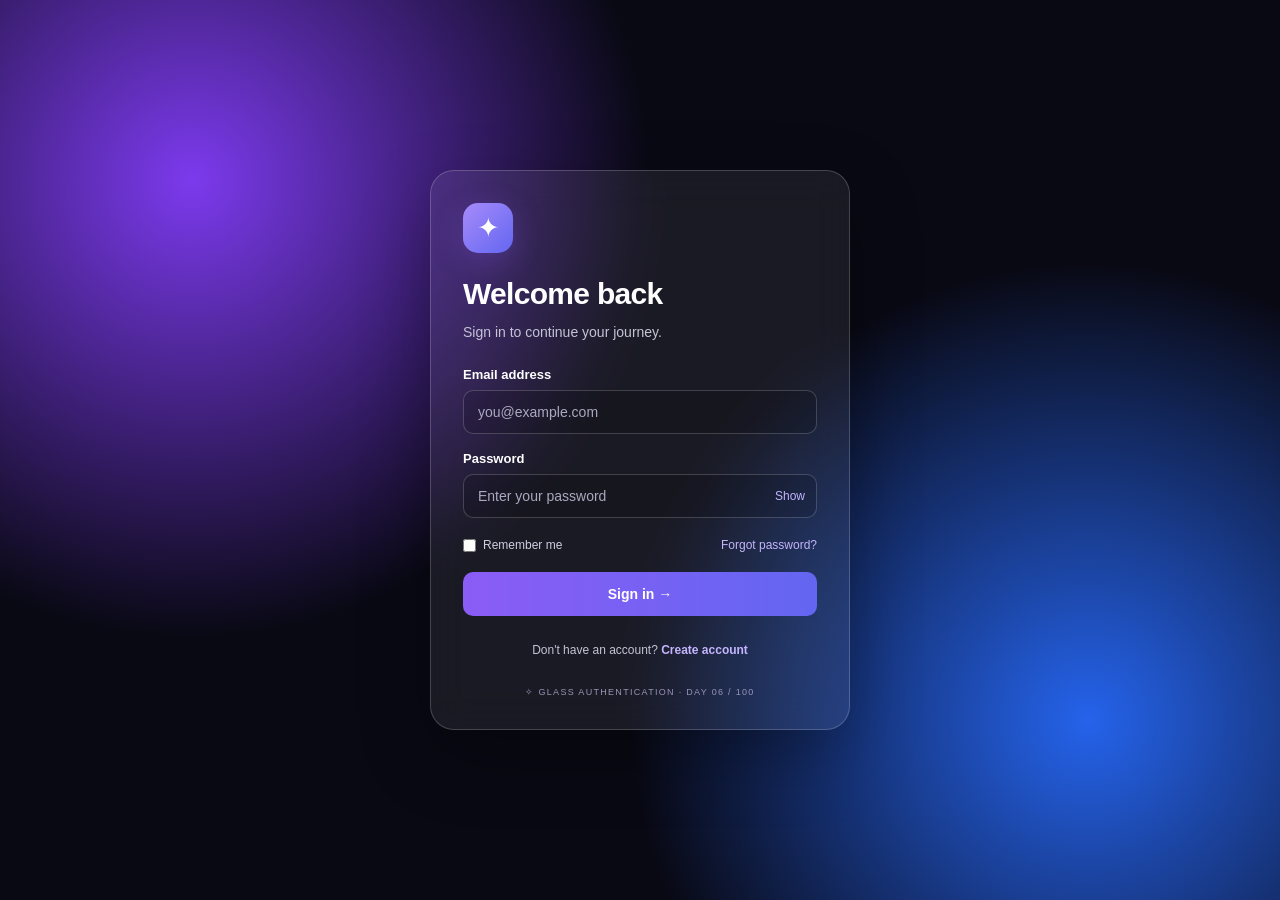
<file: login-projects/Day #6 Login Project/index.html>
<!DOCTYPE html>
<html lang="en">

<head>
    <meta charset="UTF-8">
    <meta name="viewport" content="width=device-width, initial-scale=1.0">
    <meta name="theme-color" content="#090914">
    <title>Day #6 Login Project| Asteral Void Walker</title>
    <link rel="stylesheet" href="style.css">
    <script src="script.js" defer></script>
</head>

<body>
    <main class="auth-card">
        <div class="logo">✦</div>

        <!-- Sign In Screen -->
        <section id="loginScreen" class="auth-screen">
            <h1>Welcome back</h1>
            <p class="subtitle">Sign in to continue your journey.</p>

            <form id="loginForm">
                <label for="loginEmail">Email address</label>
                <input id="loginEmail" type="email" placeholder="you@example.com" autocomplete="email" required>

                <label for="loginPassword">Password</label>
                <div class="password-box">
                    <input id="loginPassword" type="password" placeholder="Enter your password"
                        autocomplete="current-password" required minlength="8">
                    <button type="button" class="toggle-password" data-target="loginPassword">Show</button>
                </div>

                <div class="options">
                    <label class="check">
                        <input type="checkbox" id="rememberMe">
                        Remember me
                    </label>
                    <a href="#forgot" id="forgotLink">Forgot password?</a>
                </div>

                <button class="submit" type="submit">Sign in →</button>
                <p id="loginMessage" class="message" role="status"></p>
            </form>

            <p class="footer">
                Don't have an account?
                <a href="#signup" id="showSignup">Create account</a>
            </p>
        </section>

        <!-- Create Account Screen -->
        <section id="signupScreen" class="auth-screen" hidden>
            <h1>Create account</h1>
            <p class="subtitle">Start your journey with us.</p>

            <form id="signupForm">
                <label for="fullName">Full name</label>
                <input id="fullName" type="text" placeholder="Your full name" autocomplete="name" required minlength="2"
                    maxlength="80">

                <label for="signupEmail">Email address</label>
                <input id="signupEmail" type="email" placeholder="you@example.com" autocomplete="email" required>

                <label for="signupPassword">Create password</label>
                <div class="password-box">
                    <input id="signupPassword" type="password" placeholder="At least 8 characters"
                        autocomplete="new-password" required minlength="8">
                    <button type="button" class="toggle-password" data-target="signupPassword">Show</button>
                </div>

                <div class="strength-track">
                    <div id="strengthBar"></div>
                </div>
                <p id="strengthText" class="strength-text">
                    Password strength: Enter a password
                </p>

                <label for="confirmPassword">Confirm password</label>
                <div class="password-box">
                    <input id="confirmPassword" type="password" placeholder="Repeat your password"
                        autocomplete="new-password" required minlength="8">
                    <button type="button" class="toggle-password" data-target="confirmPassword">Show</button>
                </div>

                <label class="check terms">
                    <input type="checkbox" id="acceptTerms" required>
                    I agree to the demo terms.
                </label>

                <button class="submit" type="submit">Create account →</button>
                <p id="signupMessage" class="message" role="status"></p>
            </form>

            <p class="footer">
                Already have an account?
                <a href="#login" id="showLogin">Sign in</a>
            </p>
        </section>

        <p class="security-note">✧ GLASS AUTHENTICATION · DAY 06 / 100</p>
    </main>
</body>

</html>
</file>
<file: login-projects/Day #6 Login Project/style.css>
* {
    box-sizing: border-box;
    margin: 0;
    padding: 0;
}

[hidden] {
    display: none !important;
}

body {
    min-height: 100vh;
    display: grid;
    place-items: center;
    padding: 24px;
    font-family: Arial, sans-serif;
    color: #fff;

    background:
        radial-gradient(circle at 15% 20%, #7c3aed 0, transparent 35%),
        radial-gradient(circle at 85% 80%, #2563eb 0, transparent 35%),
        #090914;
}

.auth-card {
    width: min(100%, 420px);
    max-height: calc(100vh - 48px);
    overflow-y: auto;
    padding: 32px;
    border: 1px solid #ffffff30;
    border-radius: 24px;
    background: #ffffff12;
    backdrop-filter: blur(20px);
    -webkit-backdrop-filter: blur(20px);
    box-shadow: 0 25px 70px #0005;
}

.logo {
    display: grid;
    place-items: center;
    width: 50px;
    height: 50px;
    margin-bottom: 24px;
    border-radius: 15px;
    background: linear-gradient(135deg, #a78bfa, #6366f1);
    font-size: 27px;
    box-shadow: 0 8px 30px #8b5cf640;
}

.auth-screen {
    animation: screenEnter 0.35s ease both;
}

h1 {
    margin-bottom: 10px;
    font-size: 30px;
    letter-spacing: -0.7px;
}

.subtitle {
    color: #c4c4d6;
    font-size: 14px;
    line-height: 1.6;
}

form {
    margin-top: 24px;
}

form>label:not(.check) {
    display: block;
    margin: 17px 0 8px;
    font-size: 13px;
    font-weight: 600;
}

input:not([type="checkbox"]) {
    width: 100%;
    min-width: 0;
    padding: 13px 14px;
    border: 1px solid #ffffff30;
    border-radius: 10px;
    outline: none;
    background: #0002;
    color: white;
    font: inherit;
    font-size: 14px;
    transition: border-color 0.2s, box-shadow 0.2s;
}

input::placeholder {
    color: #aaa9c0;
}

input:focus {
    border-color: #a78bfa;
    box-shadow: 0 0 0 3px #a78bfa20;
}

.password-box {
    position: relative;
}

.password-box input {
    padding-right: 65px;
}

.toggle-password {
    position: absolute;
    top: 50%;
    right: 12px;
    transform: translateY(-50%);
    border: none;
    background: transparent;
    color: #c4b5fd;
    font-size: 12px;
    cursor: pointer;
}

.options {
    display: flex;
    justify-content: space-between;
    align-items: center;
    flex-wrap: wrap;
    gap: 12px;
    margin: 18px 0;
    font-size: 12px;
}

.check {
    display: flex;
    align-items: center;
    gap: 7px;
    color: #d0cfe0;
    font-size: 12px;
    line-height: 1.5;
}

.check input {
    accent-color: #8b5cf6;
}

a {
    color: #c4b5fd;
    text-decoration: none;
}

a:hover {
    text-decoration: underline;
}

.submit {
    width: 100%;
    padding: 14px;
    border: none;
    border-radius: 10px;
    background: linear-gradient(90deg, #8b5cf6, #6366f1);
    color: white;
    font-size: 14px;
    font-weight: bold;
    cursor: pointer;
    transition: transform 0.2s, filter 0.2s;
}

.submit:hover {
    transform: translateY(-2px);
    filter: brightness(1.15);
}

.submit:active {
    transform: translateY(0);
}

.message {
    margin-top: 12px;
    font-size: 12px;
    line-height: 1.6;
    overflow-wrap: anywhere;
}

.footer {
    margin-top: 24px;
    color: #c4c4d6;
    font-size: 12px;
    text-align: center;
    line-height: 1.8;
}

.footer a {
    font-weight: bold;
}

.strength-track {
    height: 4px;
    margin-top: 10px;
    overflow: hidden;
    border-radius: 10px;
    background: #ffffff20;
}

#strengthBar {
    width: 0;
    height: 100%;
    border-radius: inherit;
    transition: width 0.25s, background-color 0.25s;
}

.strength-text {
    margin-top: 7px;
    color: #c4c4d6;
    font-size: 11px;
}

.terms {
    margin: 17px 0;
}

.security-note {
    margin-top: 25px;
    color: #9995b8;
    font-size: 9px;
    letter-spacing: 1.3px;
    text-align: center;
}

@keyframes screenEnter {
    from {
        opacity: 0;
        transform: translateY(8px);
    }

    to {
        opacity: 1;
        transform: translateY(0);
    }
}

@media (max-width: 440px) {
    body {
        padding: 14px;
    }

    .auth-card {
        max-height: calc(100vh - 28px);
        padding: 24px;
        border-radius: 20px;
    }

    h1 {
        font-size: 27px;
    }
}

@media (prefers-reduced-motion: reduce) {

    *,
    *::before,
    *::after {
        animation-duration: 0.01ms !important;
        transition-duration: 0.01ms !important;
    }
}
</file>
